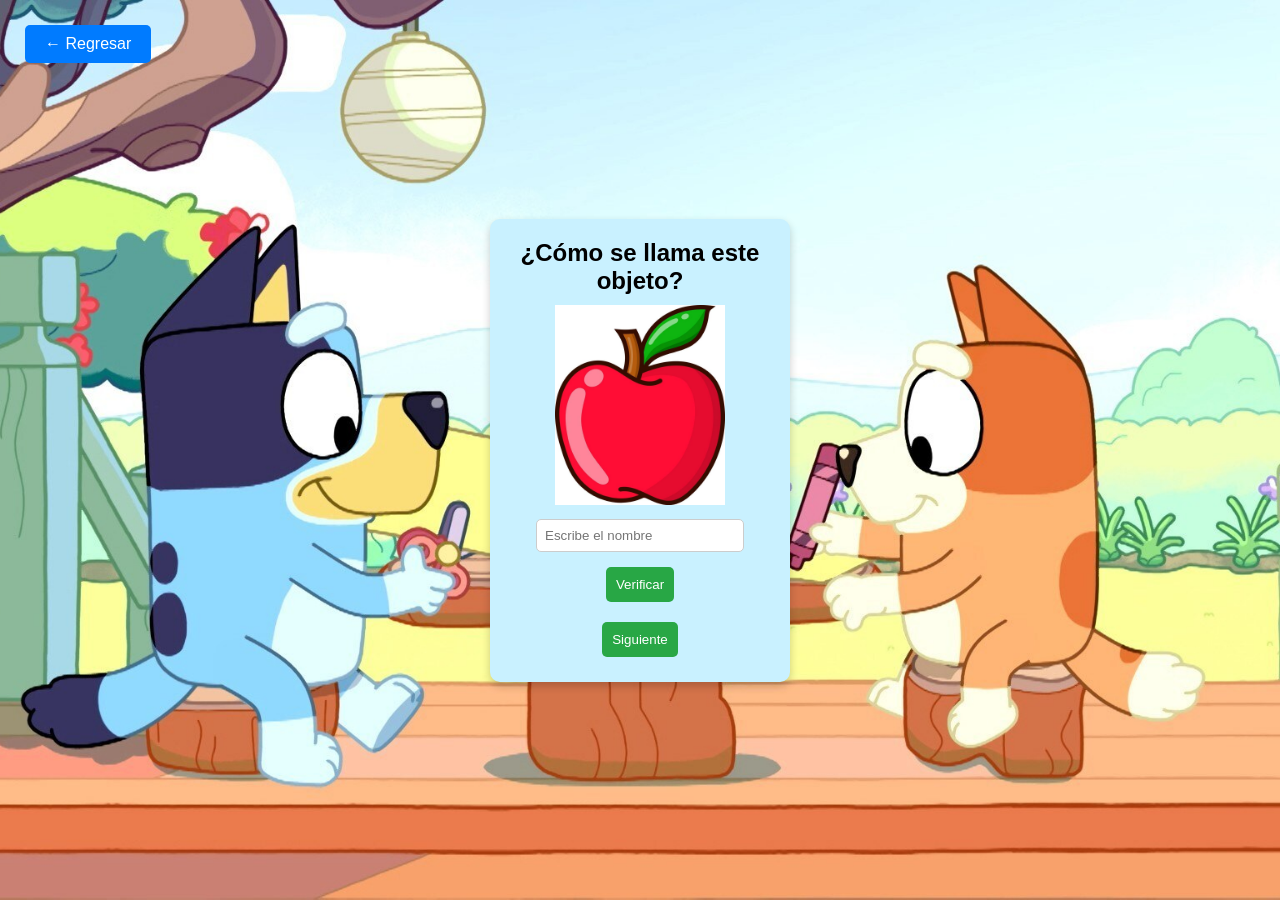
<file: Act1.html>
<!DOCTYPE html>
<html lang="es">
<head>
    <meta charset="UTF-8">
    <meta name="viewport" content="width=device-width, initial-scale=1.0">
    <title>Actividad de Lectoescritura</title>
    <link rel="stylesheet" href="Act1.css">
</head>
<body>
    <!-- Botón de regreso -->
    <a href="Actividades.html">
        <button class="btn-regreso">← Regresar</button>
    </a>
    
    <div class="container">
        <h1>¿Cómo se llama este objeto?</h1>
        <img id="imagen-objeto" src="objeto1.jpg" alt="Objeto" class="imagen">
        <input type="text" id="respuesta" placeholder="Escribe el nombre">
        <button onclick="verificarRespuesta()">Verificar</button>
        <p id="mensaje"></p>
        <button onclick="siguienteObjeto()">Siguiente</button>
    </div>
    
    <script src="Act1.js"></script>
</body>
</html>
</file>
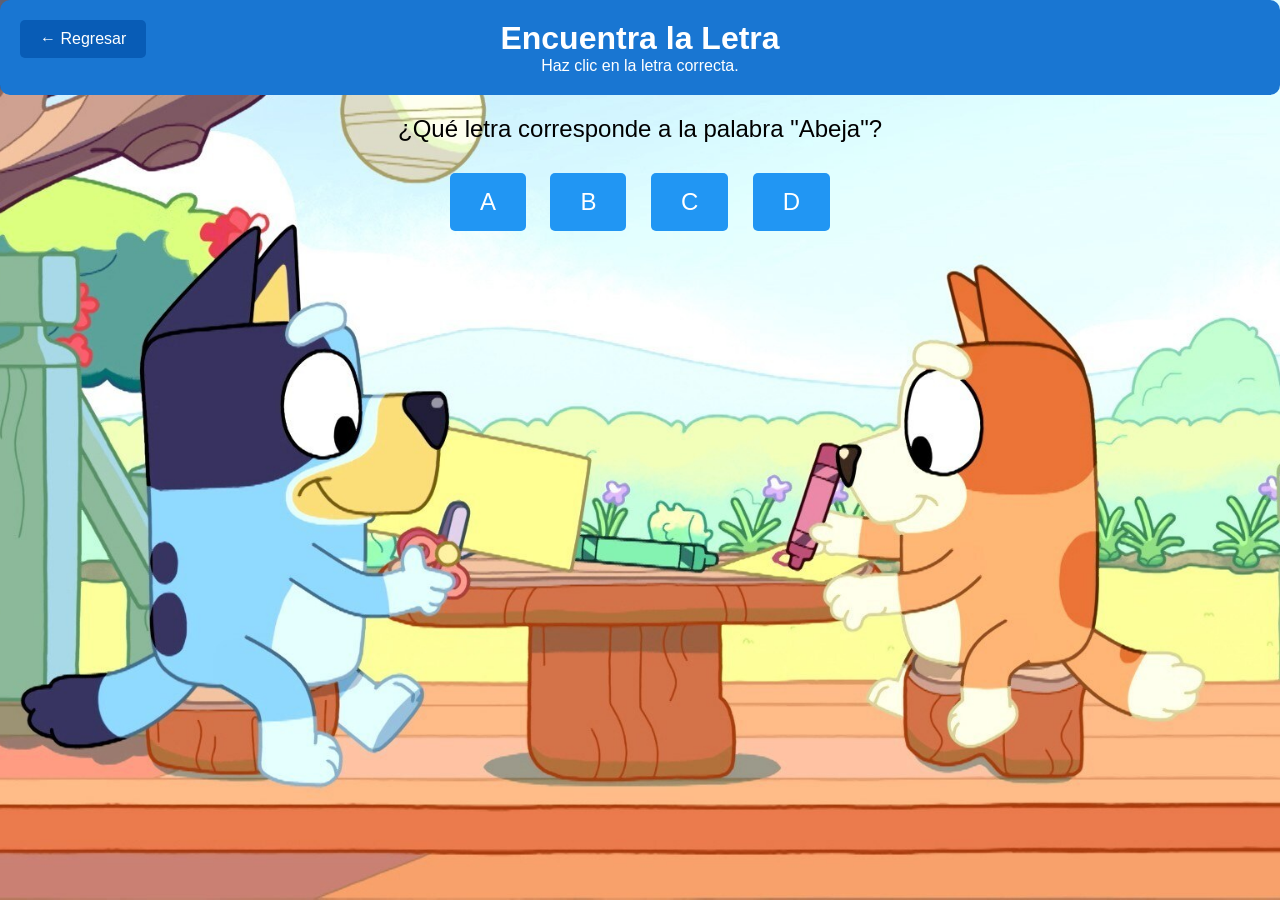
<file: Act3.html>
<!DOCTYPE html>
<html lang="es">
<head>
    <meta charset="UTF-8">
    <meta name="viewport" content="width=device-width, initial-scale=1.0">
    <title>Encuentra la Letra</title>
    <link rel="stylesheet" href="Act3.css">
</head>
<body>
    <!-- Botón de regreso -->
    <a href="Actividades.html">
        <button class="btn-regreso">← Regresar</button>
    </a>
    
    <header>
        <h1>Encuentra la Letra</h1>
        <p>Haz clic en la letra correcta.</p>
    </header>
    
    <main>
        <p id="word-display">¿Qué letra corresponde a la palabra "<span id="word"></span>"?</p>
        
        <div class="letter-options">
            <button onclick="checkAnswer(0)">A</button>
            <button onclick="checkAnswer(1)">B</button>
            <button onclick="checkAnswer(2)">C</button>
            <button onclick="checkAnswer(3)">D</button>
        </div>

        <p id="feedback"></p>

        <button id="next-button" onclick="nextWord()">Siguiente</button>
    </main>

    <script src="Act3.js"></script>
</body>
</html>
</file>
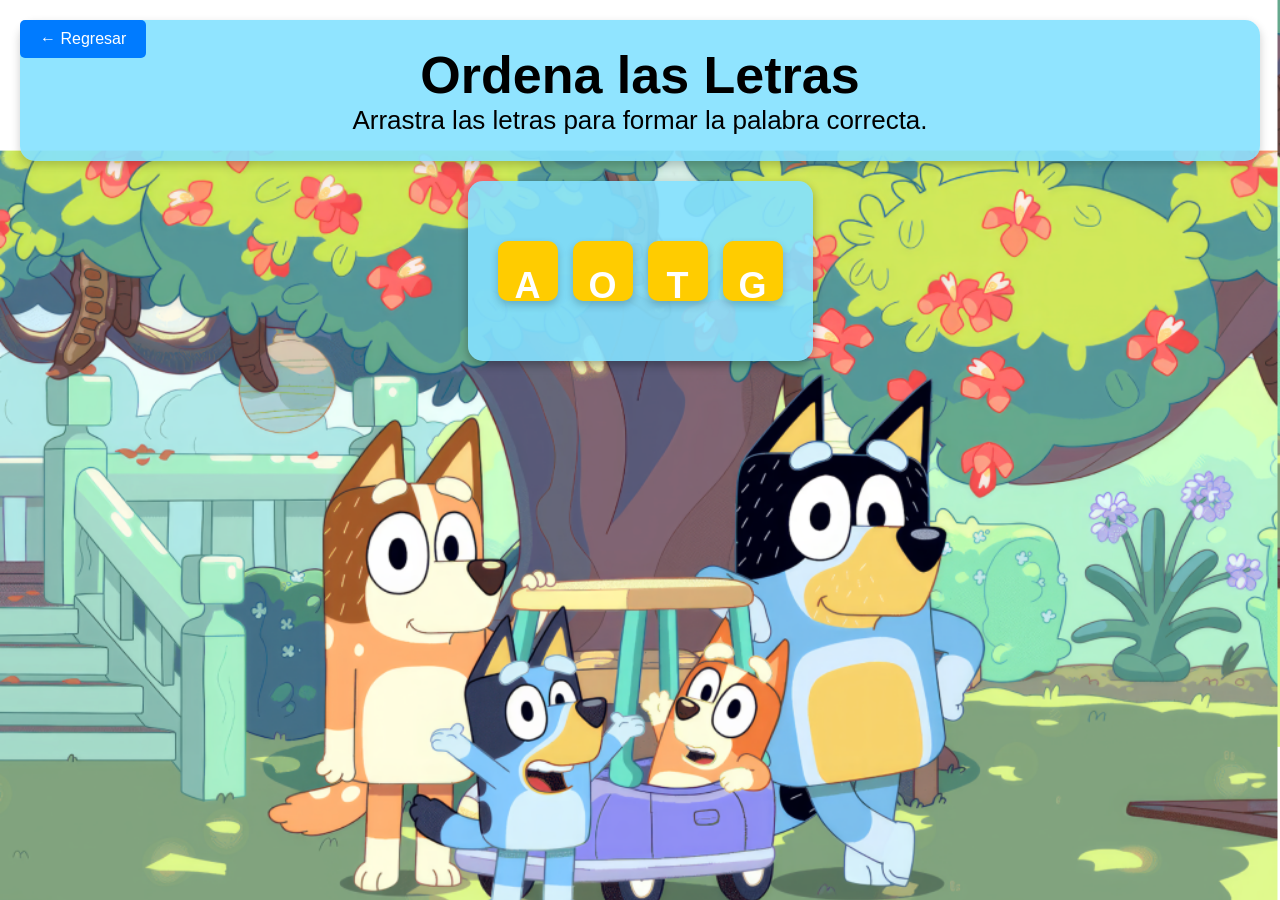
<file: Act4.html>
<!DOCTYPE html>
<html lang="es">
<head>
    <meta charset="UTF-8">
    <meta name="viewport" content="width=device-width, initial-scale=1.0">
    <title>Ordena las Letras</title>
    <link rel="stylesheet" href="Act4.css">
</head>
<body>
    <!-- Botón de regreso -->
    <a href="Actividades.html">
        <button class="btn-regreso">← Regresar</button>
    </a>
    
    <header>
        <h1>Ordena las Letras</h1>
        <p>Arrastra las letras para formar la palabra correcta.</p>
    </header>

    <main>
        <div id="palabra-container" class="palabra-container"></div>
        <p id="mensaje"></p>
        <button id="siguiente" style="display: none;">Siguiente</button>
    </main>

    <script src="Act4.js"></script>
</body>
</html>
</file>
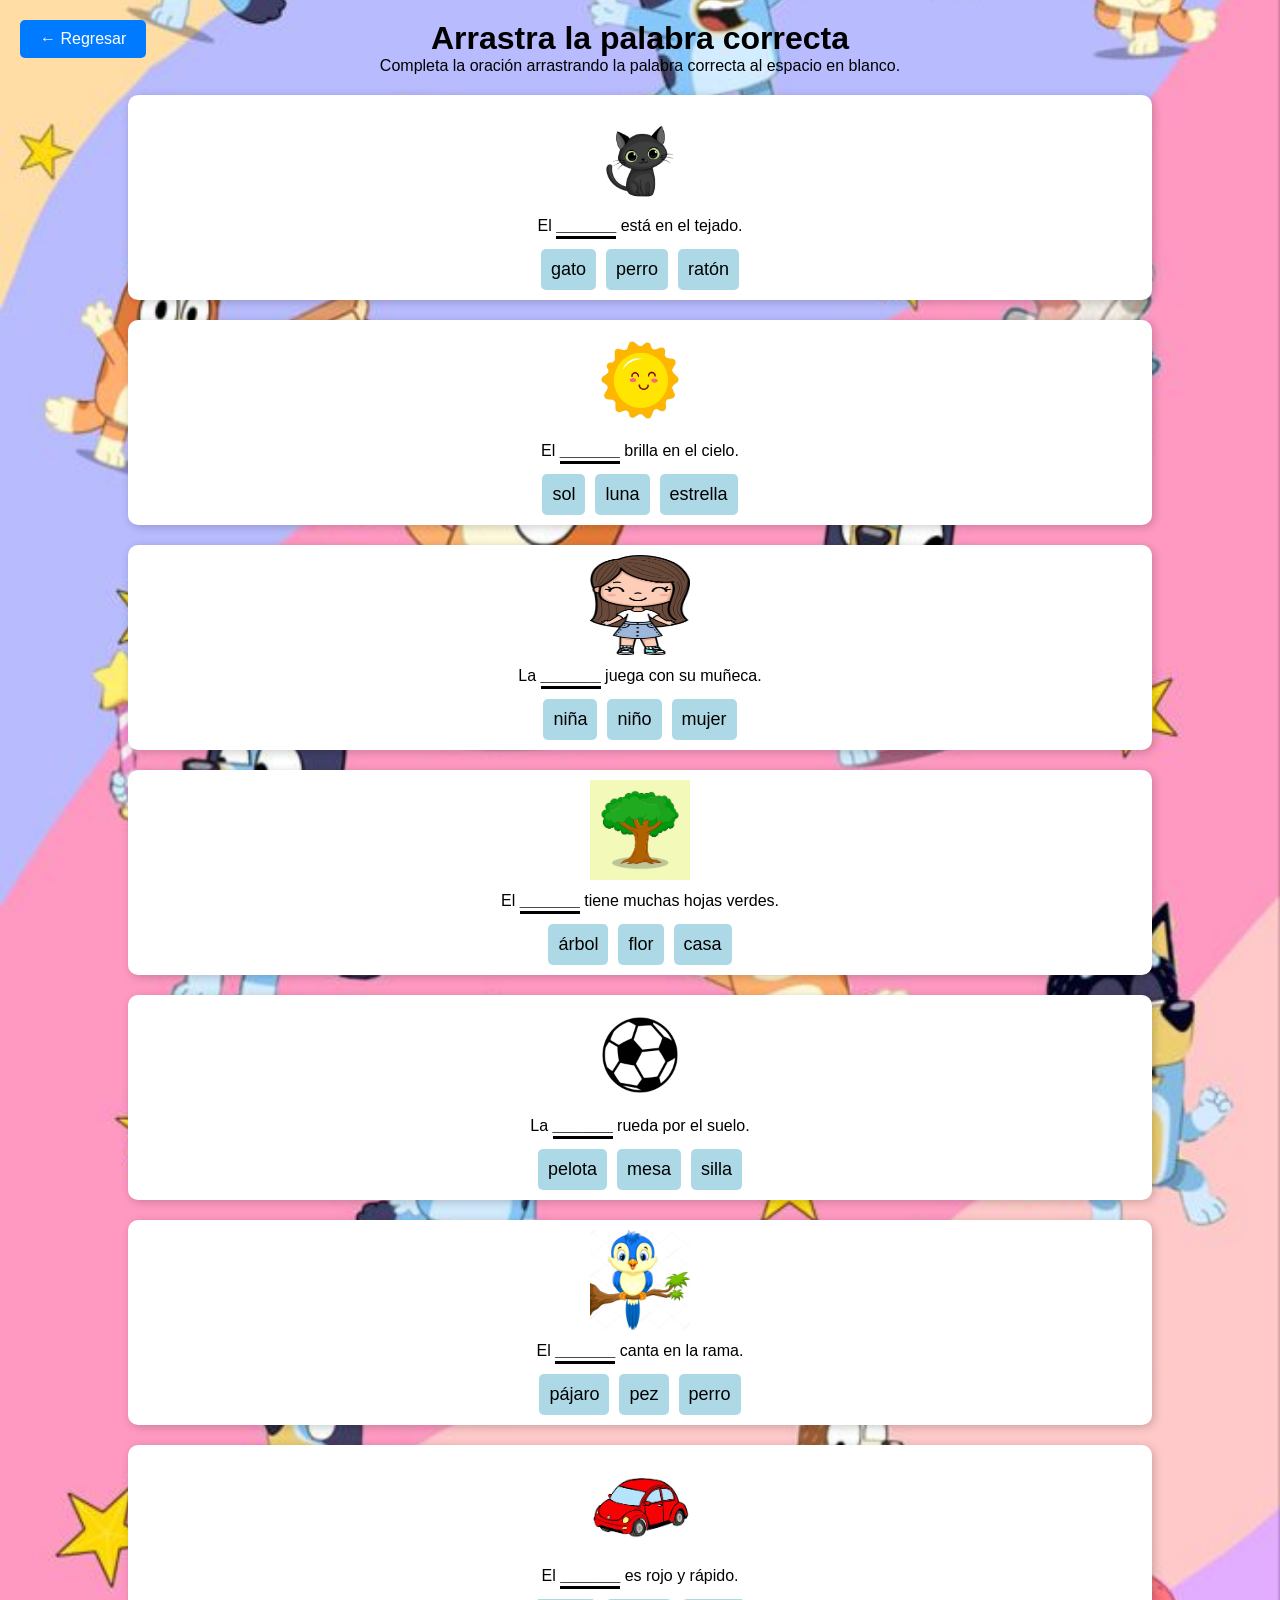
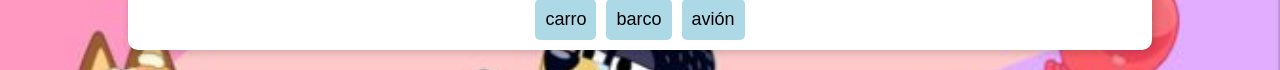
<file: Act5.html>
<!DOCTYPE html>
<html lang="es">
<head>
    <meta charset="UTF-8">
    <meta name="viewport" content="width=device-width, initial-scale=1.0">
    <title>Completa la oración</title>
    <link rel="stylesheet" href="Act5.css">
</head>
<body>
    <!-- Botón de regreso -->
    <a href="Actividades.html">
        <button class="btn-regreso">← Regresar</button>
    </a>
    
    <div class="container">
        <h1>Arrastra la palabra correcta</h1>
        <p>Completa la oración arrastrando la palabra correcta al espacio en blanco.</p>

        <div class="exercise">
            <img src="img/gato.jpg" alt="Gato" class="image">
            <p>El <span class="dropzone" data-word="gato">______</span> está en el tejado. <span class="feedback"></span></p>
            <div class="options">
                <div class="draggable" draggable="true" id="gato">gato</div>
                <div class="draggable" draggable="true" id="perro">perro</div>
                <div class="draggable" draggable="true" id="ratón">ratón</div>
            </div>
        </div>

        <div class="exercise">
            <img src="img/sol.jpg" alt="Sol" class="image">
            <p>El <span class="dropzone" data-word="sol">______</span> brilla en el cielo. <span class="feedback"></span></p>
            <div class="options">
                <div class="draggable" draggable="true" id="sol">sol</div>
                <div class="draggable" draggable="true" id="luna">luna</div>
                <div class="draggable" draggable="true" id="estrella">estrella</div>
            </div>
        </div>

        <div class="exercise">
            <img src="img/niña.jpg" alt="Niña" class="image">
            <p>La <span class="dropzone" data-word="niña">______</span> juega con su muñeca. <span class="feedback"></span></p>
            <div class="options">
                <div class="draggable" draggable="true" id="niña">niña</div>
                <div class="draggable" draggable="true" id="niño">niño</div>
                <div class="draggable" draggable="true" id="mujer">mujer</div>
            </div>
        </div>

        <div class="exercise">
            <img src="img/arbol.jpg" alt="Árbol" class="image">
            <p>El <span class="dropzone" data-word="árbol">______</span> tiene muchas hojas verdes. <span class="feedback"></span></p>
            <div class="options">
                <div class="draggable" draggable="true" id="árbol">árbol</div>
                <div class="draggable" draggable="true" id="flor">flor</div>
                <div class="draggable" draggable="true" id="casa">casa</div>
            </div>
        </div>

        <div class="exercise">
            <img src="img/pelota.jpg" alt="Pelota" class="image">
            <p>La <span class="dropzone" data-word="pelota">______</span> rueda por el suelo. <span class="feedback"></span></p>
            <div class="options">
                <div class="draggable" draggable="true" id="pelota">pelota</div>
                <div class="draggable" draggable="true" id="mesa">mesa</div>
                <div class="draggable" draggable="true" id="silla">silla</div>
            </div>
        </div>

        <div class="exercise">
            <img src="img/pajaro.jpg" alt="Pájaro" class="image">
            <p>El <span class="dropzone" data-word="pájaro">______</span> canta en la rama. <span class="feedback"></span></p>
            <div class="options">
                <div class="draggable" draggable="true" id="pájaro">pájaro</div>
                <div class="draggable" draggable="true" id="pez">pez</div>
                <div class="draggable" draggable="true" id="perro">perro</div>
            </div>
        </div>

        <div class="exercise">
            <img src="img/carro.jpg" alt="Carro" class="image">
            <p>El <span class="dropzone" data-word="carro">______</span> es rojo y rápido. <span class="feedback"></span></p>
            <div class="options">
                <div class="draggable" draggable="true" id="carro">carro</div>
                <div class="draggable" draggable="true" id="barco">barco</div>
                <div class="draggable" draggable="true" id="avión">avión</div>
            </div>
        </div>

        <script src="Act5.js"></script>
    </div>
</body>
</html>
</file>
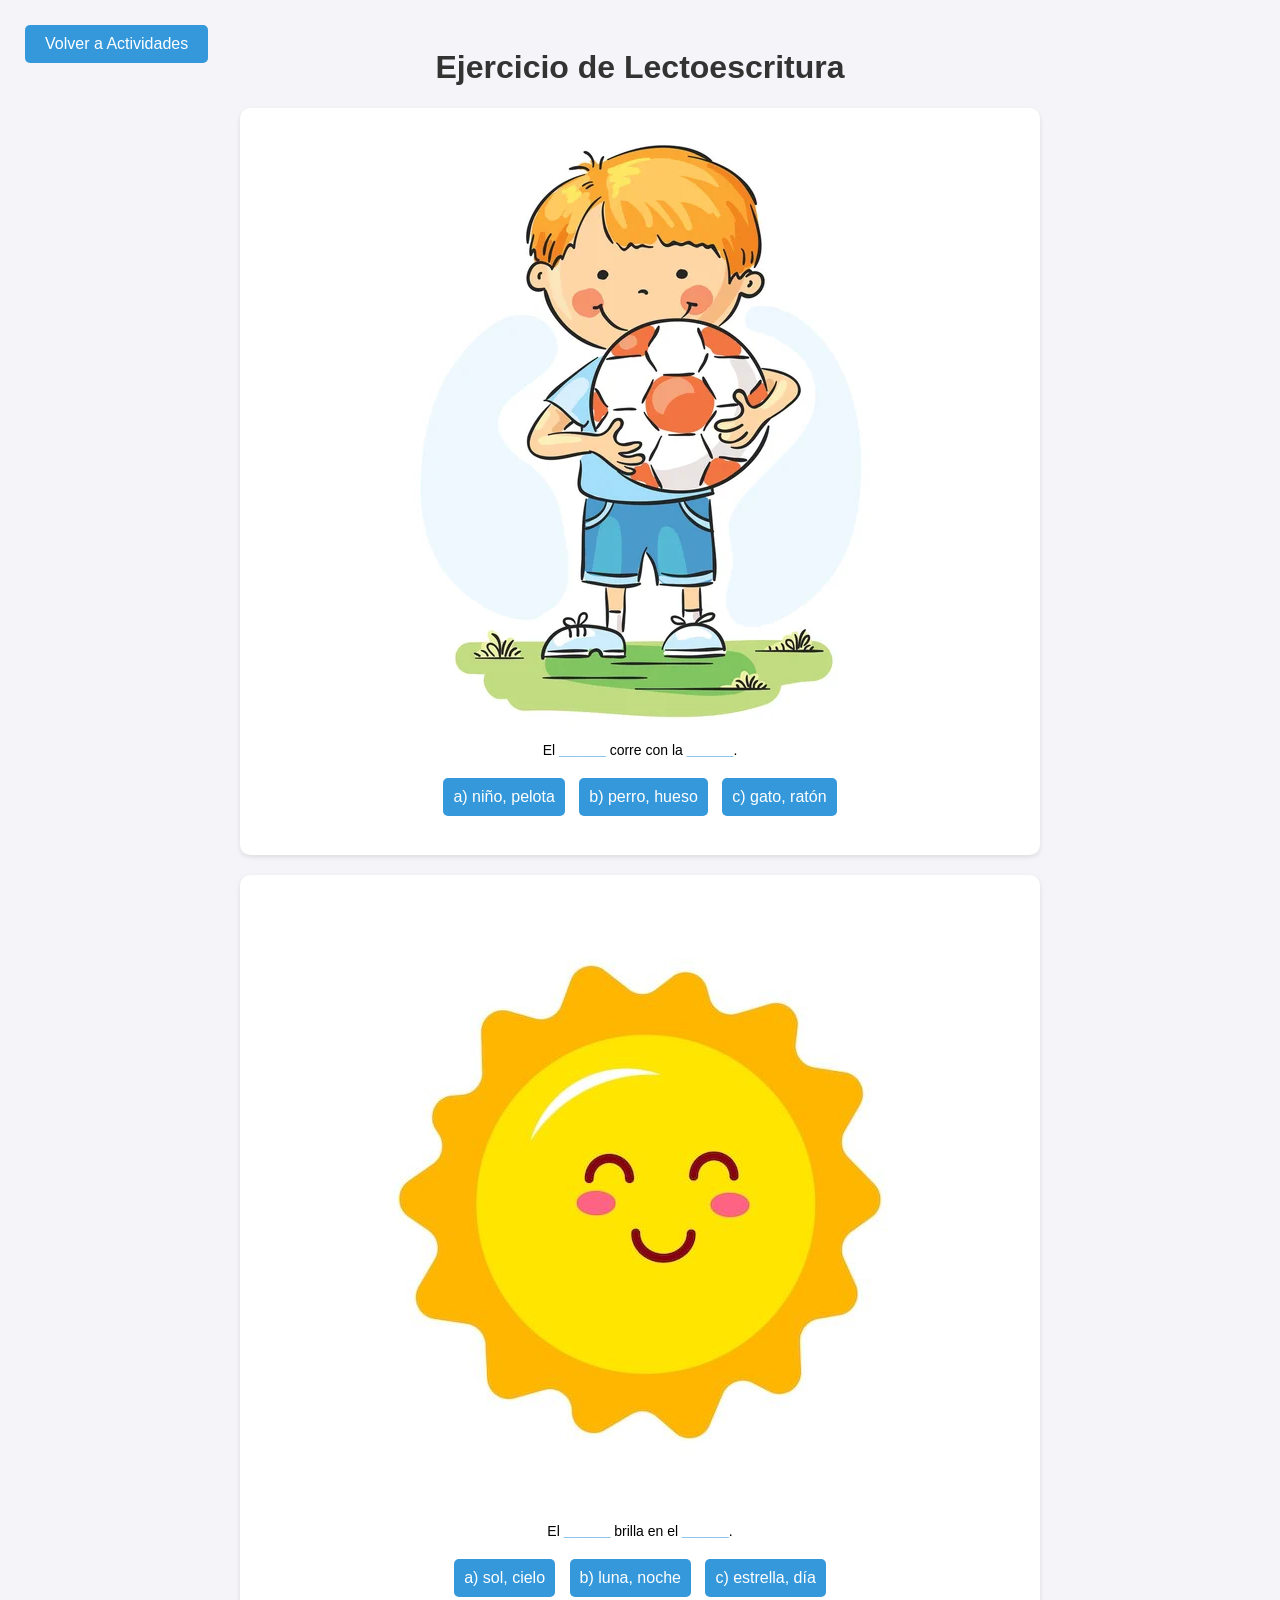
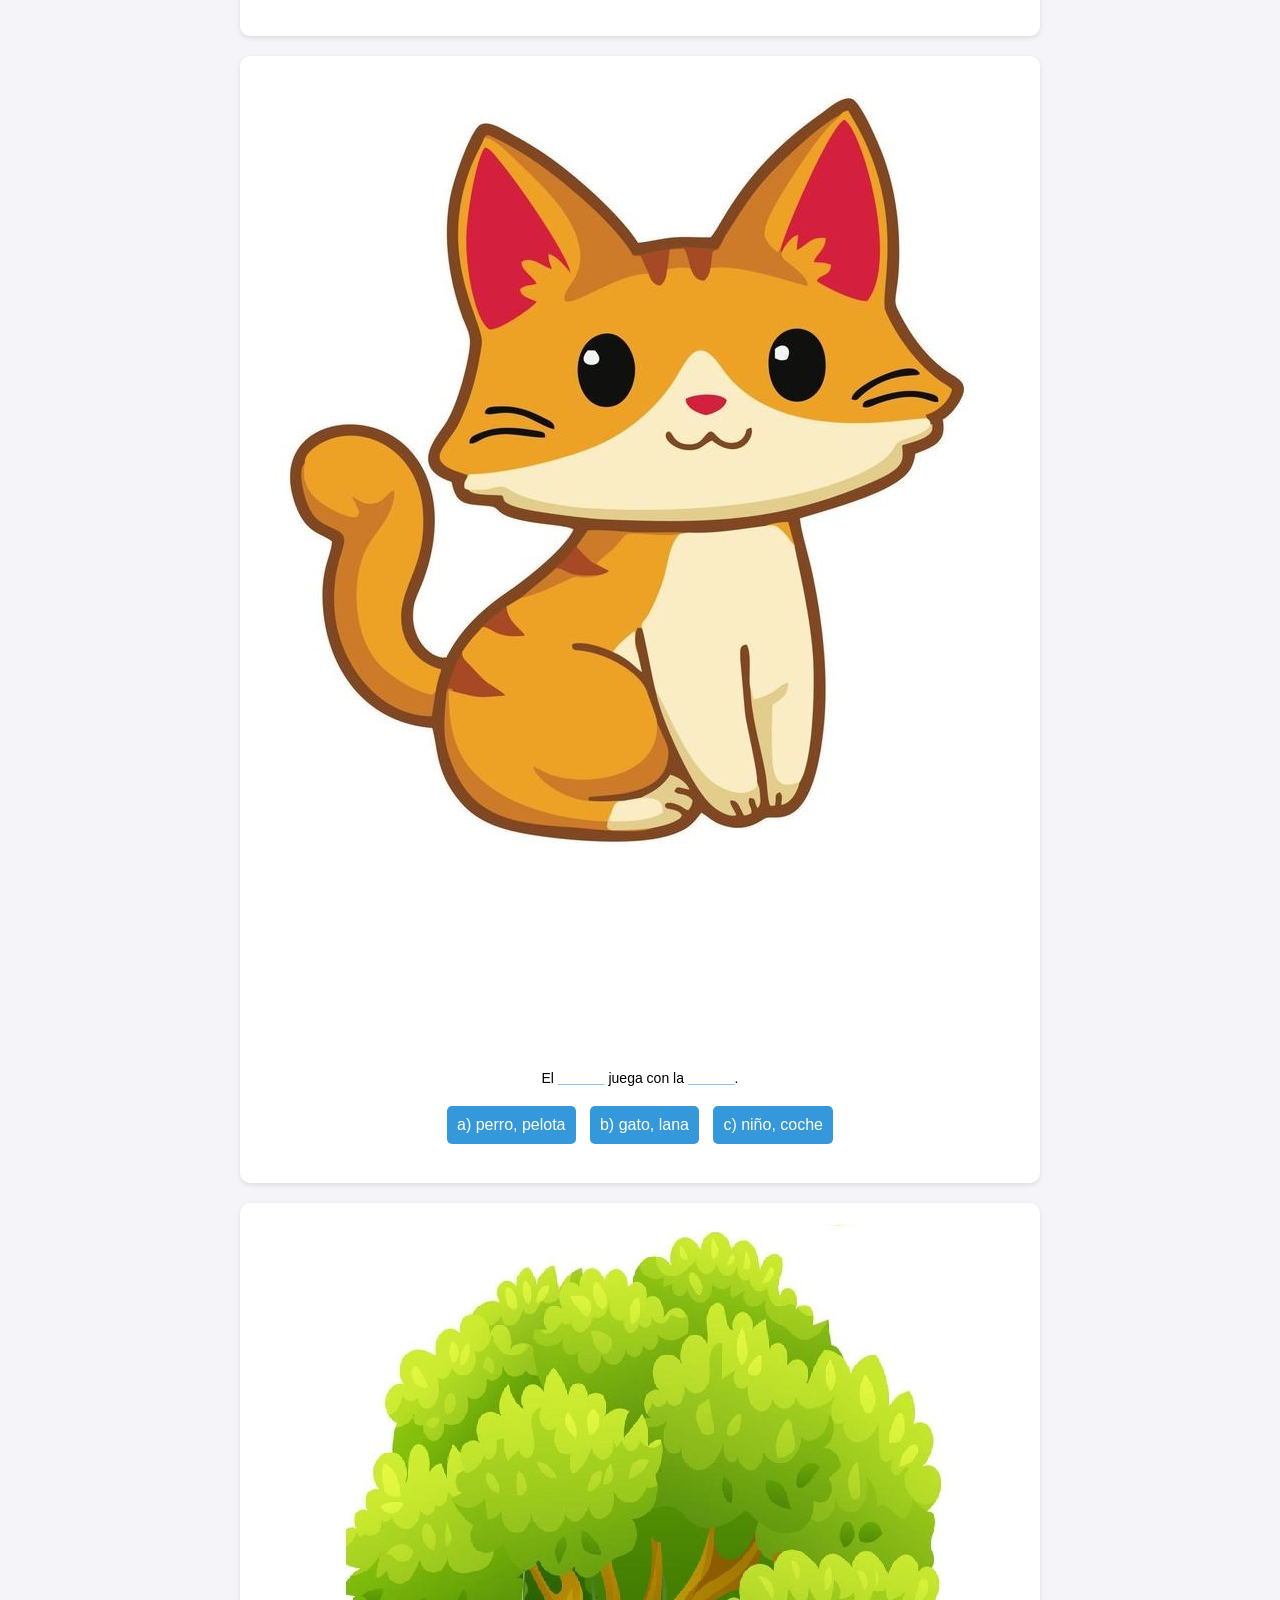
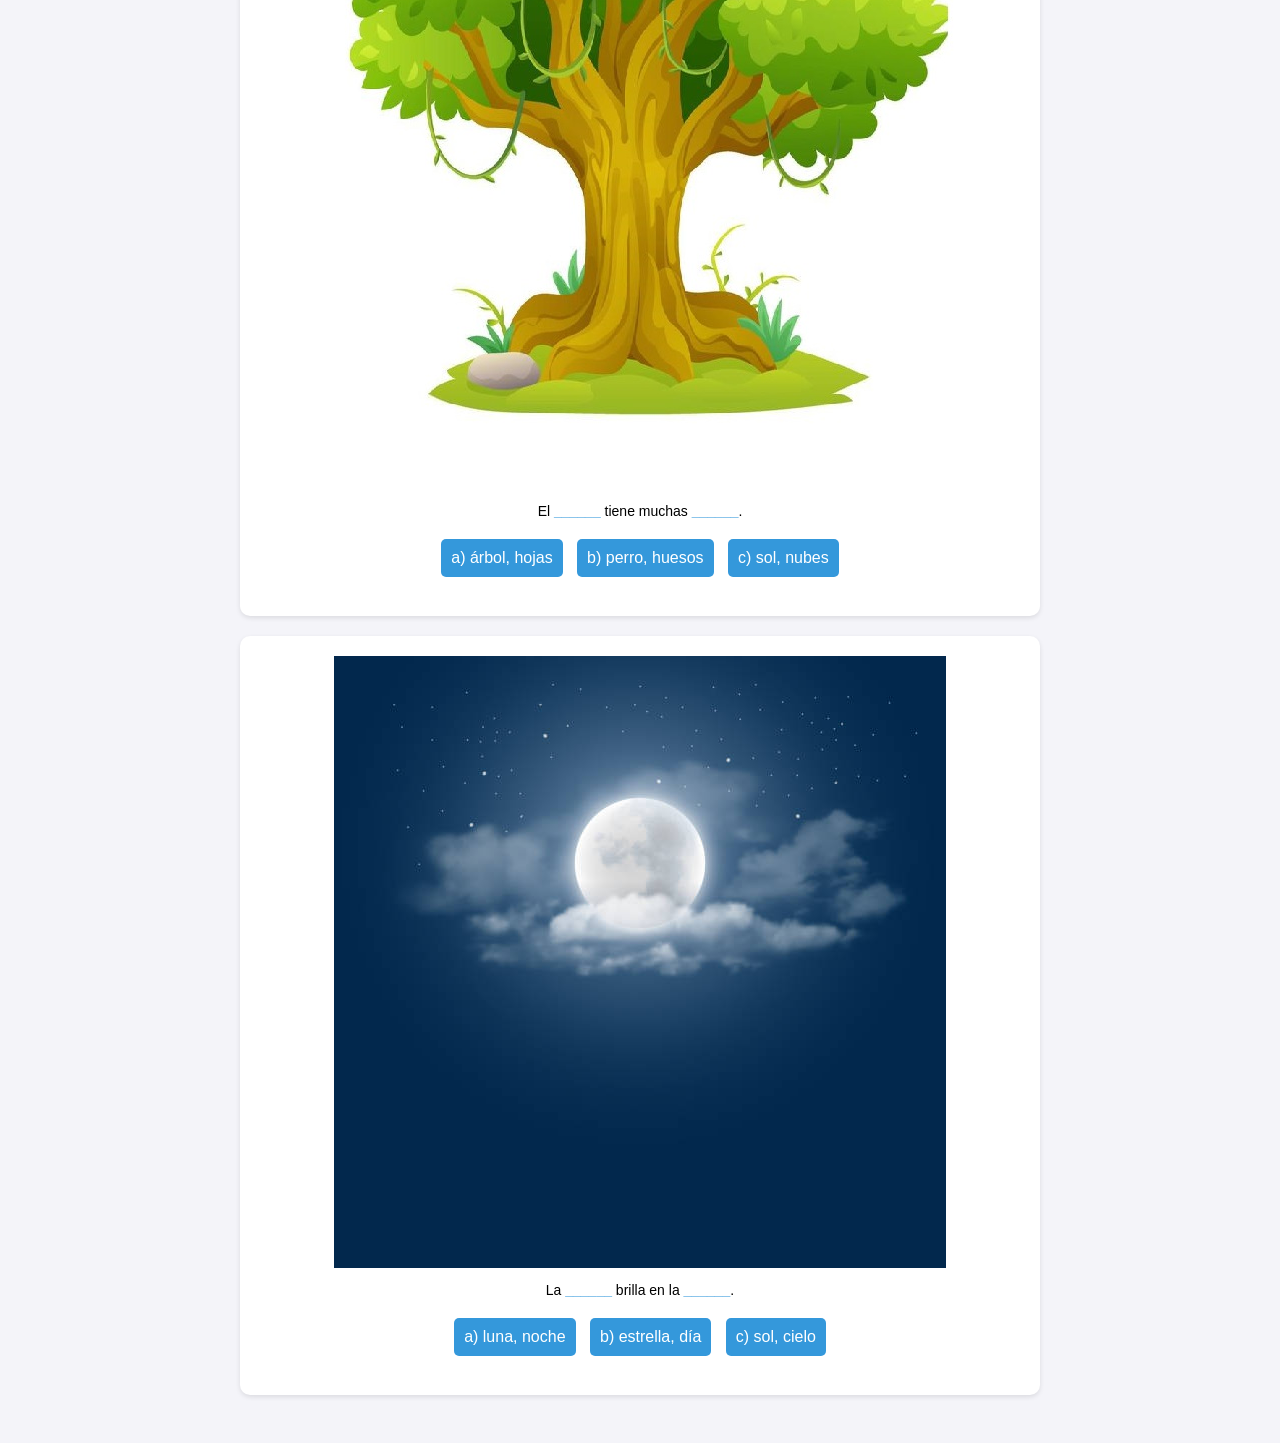
<file: Act6.html>
<!DOCTYPE html>
<html lang="es">
<head>
  <meta charset="UTF-8">
  <meta name="viewport" content="width=device-width, initial-scale=1.0">
  <title>Ejercicio de Lectoescritura</title>
  <link rel="stylesheet" href="Act6.css">
</head>
<body>
  <!-- Botón para volver a la página Actividades.html -->
  <a href="Actividades.html">
    <button class="back-button">Volver a Actividades</button>
  </a>

  <div class="container">
    <h1>Ejercicio de Lectoescritura</h1>

    <!-- Oración 1 -->
    <div class="exercise">
      <div class="question">
        <img src="images/n1.jpg" alt="Niño jugando con pelota">
        <p>El <span class="blank" id="blank1">______</span> corre con la <span class="blank" id="blank2">______</span>.</p>
      </div>
      <div class="options">
        <button onclick="checkAnswer(1, 'a')">a) niño, pelota</button>
        <button onclick="checkAnswer(1, 'b')">b) perro, hueso</button>
        <button onclick="checkAnswer(1, 'c')">c) gato, ratón</button>
        <p id="feedback1"></p>
      </div>
    </div>
  
    <!-- Oración 2 -->
    <div class="exercise">
      <div class="question">
        <img src="images/n2.jpg" alt="Sol brillando en el cielo">
        <p>El <span class="blank" id="blank3">______</span> brilla en el <span class="blank" id="blank4">______</span>.</p>
      </div>
      <div class="options">
        <button onclick="checkAnswer(2, 'a')">a) sol, cielo</button>
        <button onclick="checkAnswer(2, 'b')">b) luna, noche</button>
        <button onclick="checkAnswer(2, 'c')">c) estrella, día</button>
        <p id="feedback2"></p>
      </div>
    </div>
  
    <!-- Oración 3 -->
    <div class="exercise">
      <div class="question">
        <img src="images/n3.jpg" alt="Gato jugando con lana">
        <p>El <span class="blank" id="blank5">______</span> juega con la <span class="blank" id="blank6">______</span>.</p>
      </div>
      <div class="options">
        <button onclick="checkAnswer(3, 'a')">a) perro, pelota</button>
        <button onclick="checkAnswer(3, 'b')">b) gato, lana</button>
        <button onclick="checkAnswer(3, 'c')">c) niño, coche</button>
        <p id="feedback3"></p>
      </div>
    </div>
  
    <!-- Oración 4 -->
    <div class="exercise">
      <div class="question">
        <img src="images/n4.jpg" alt="Árbol con hojas">
        <p>El <span class="blank" id="blank7">______</span> tiene muchas <span class="blank" id="blank8">______</span>.</p>
      </div>
      <div class="options">
        <button onclick="checkAnswer(4, 'a')">a) árbol, hojas</button>
        <button onclick="checkAnswer(4, 'b')">b) perro, huesos</button>
        <button onclick="checkAnswer(4, 'c')">c) sol, nubes</button>
        <p id="feedback4"></p>
      </div>
    </div>
  
    <!-- Oración 5 -->
    <div class="exercise">
      <div class="question">
        <img src="images/n5.jpg" alt="Luna en la noche">
        <p>La <span class="blank" id="blank9">______</span> brilla en la <span class="blank" id="blank10">______</span>.</p>
      </div>
      <div class="options">
        <button onclick="checkAnswer(5, 'a')">a) luna, noche</button>
        <button onclick="checkAnswer(5, 'b')">b) estrella, día</button>
        <button onclick="checkAnswer(5, 'c')">c) sol, cielo</button>
        <p id="feedback5"></p>
      </div>
    </div>
  </div>

  <script src="Act6.js"></script>
</body>
</html>
</file>
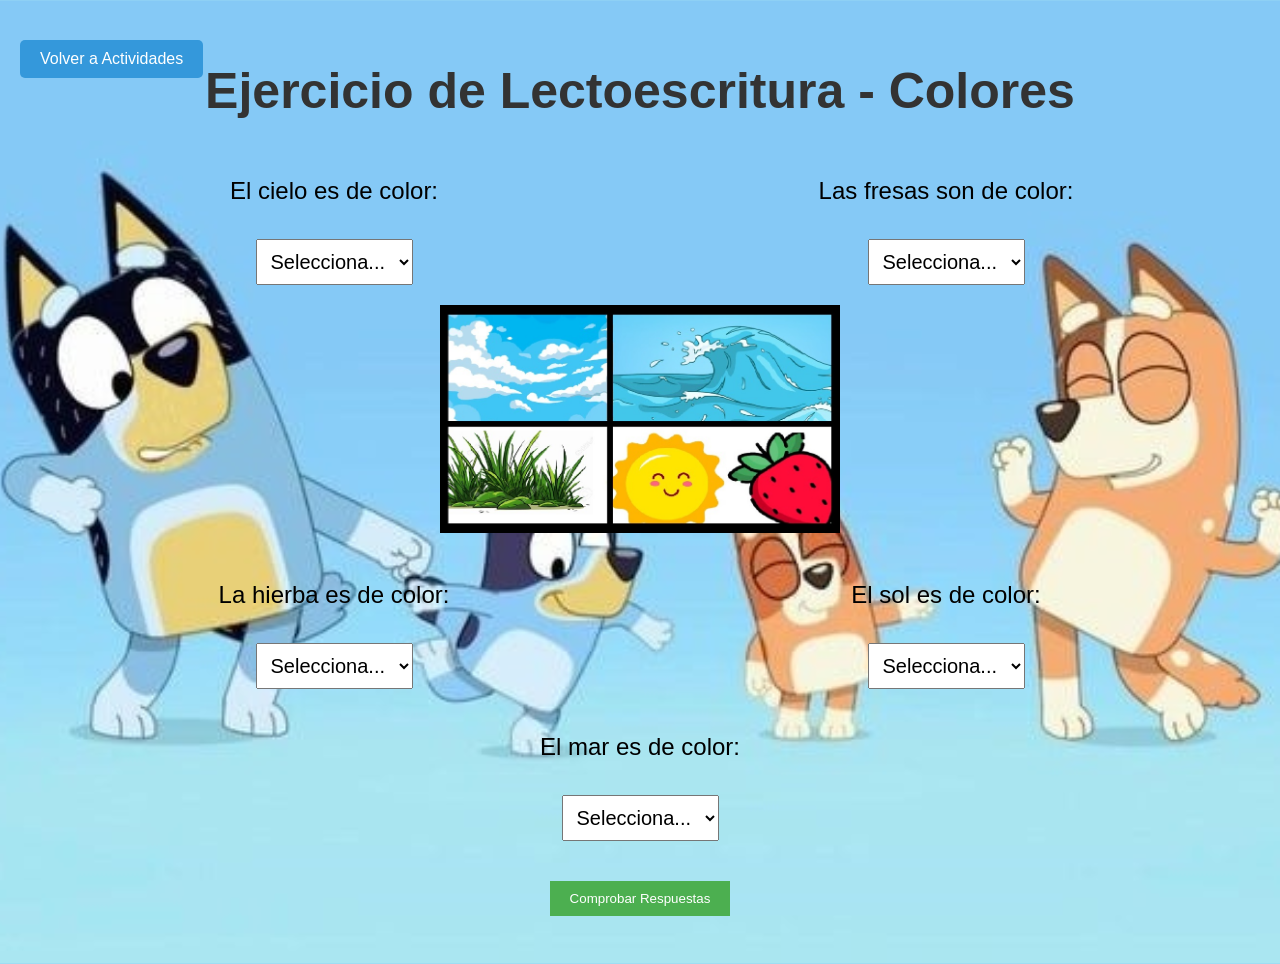
<file: Act7.html>
<!DOCTYPE html>
<html lang="es">
<head>
    <meta charset="UTF-8">
    <meta name="viewport" content="width=device-width, initial-scale=1.0">
    <title>Ejercicio de Lectoescritura - Colores</title>
    <link rel="stylesheet" href="Act7.css">
</head>
<body>
    <!-- Botón para volver a la página Actividades.html -->
    <a href="Actividades.html">
        <button class="back-button">Volver a Actividades</button>
    </a>

    <h1>Ejercicio de Lectoescritura - Colores</h1>

    <!-- Contenedor para las preguntas y la imagen centrada -->
    <div class="exercise">
        <div class="columns">
            <div class="column">
                <p>El cielo es de color:</p>
                <select id="answer1">
                    <option value="">Selecciona...</option>
                    <option value="blue">Azul</option>
                    <option value="red">Rojo</option>
                    <option value="green">Verde</option>
                </select>
            </div>

            <div class="column">
                <p>Las fresas son de color:</p>
                <select id="answer2">
                    <option value="">Selecciona...</option>
                    <option value="red">Rojo</option>
                    <option value="yellow">Amarillo</option>
                    <option value="green">Verde</option>
                </select>
            </div>
        </div>

        <!-- Imagen centrada entre las respuestas -->
        <div class="image-container">
            <img src="varios.jpg" alt="Colores" class="center-image">
        </div>

        <div class="columns">
            <div class="column">
                <p>La hierba es de color:</p>
                <select id="answer3">
                    <option value="">Selecciona...</option>
                    <option value="green">Verde</option>
                    <option value="blue">Azul</option>
                    <option value="red">Rojo</option>
                </select>
            </div>

            <div class="column">
                <p>El sol es de color:</p>
                <select id="answer4">
                    <option value="">Selecciona...</option>
                    <option value="yellow">Amarillo</option>
                    <option value="orange">Naranja</option>
                    <option value="purple">Morado</option>
                </select>
            </div>
        </div>

        <div class="columns">
            <div class="column">
                <p>El mar es de color:</p>
                <select id="answer5">
                    <option value="">Selecciona...</option>
                    <option value="blue">Azul</option>
                    <option value="pink">Rosa</option>
                    <option value="black">Negro</option>
                </select>
            </div>
        </div>

        <button onclick="checkAnswers()">Comprobar Respuestas</button>
        <div id="result"></div>
    </div>

    <script src="Act7.js"></script>
</body>
</html>
</file>
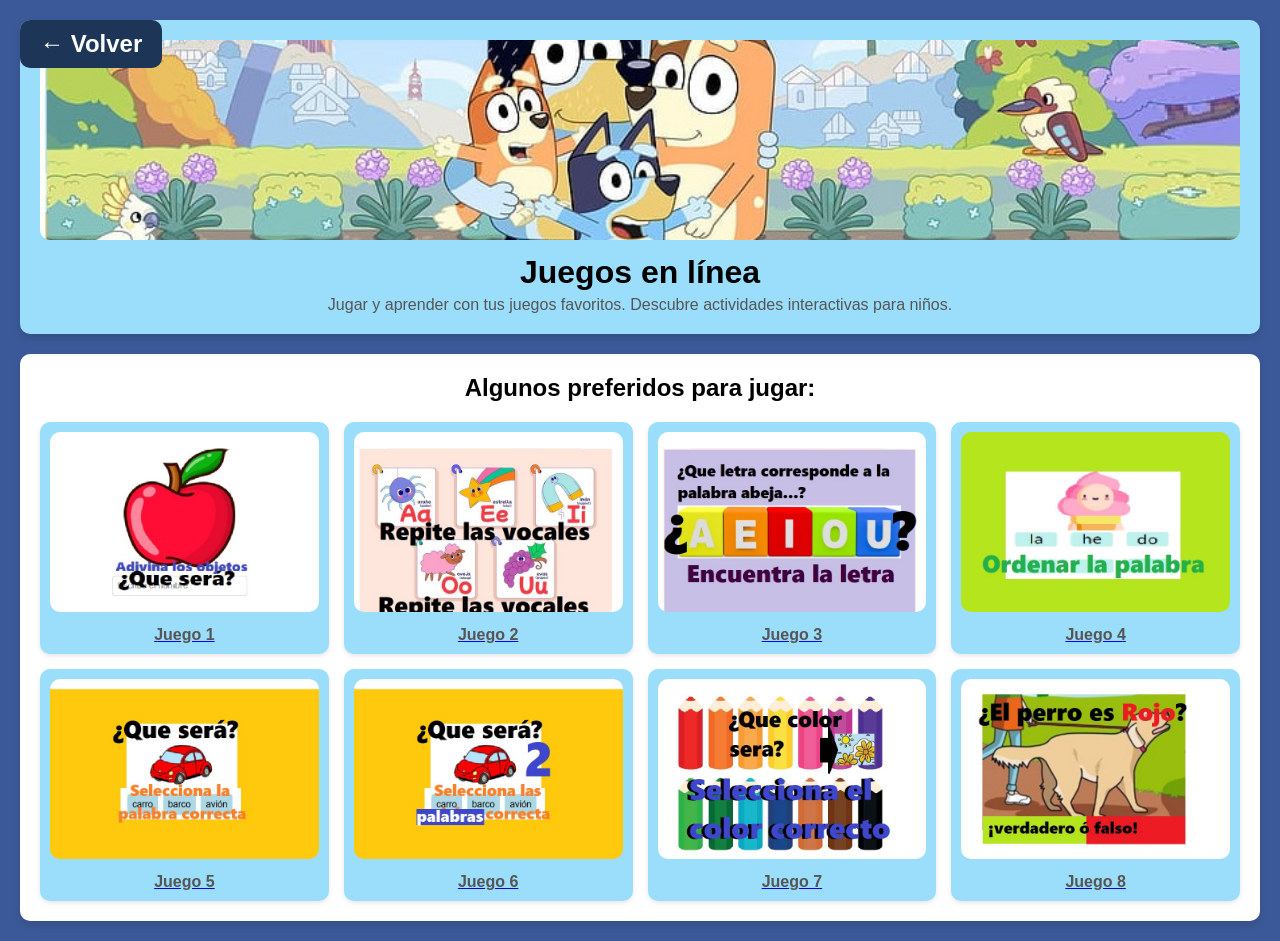
<file: Actividades.html>
<!DOCTYPE html>
<html lang="es">
<head>
    <meta charset="UTF-8">
    <meta name="viewport" content="width=device-width, initial-scale=1.0">
    <title>Juegos en Línea</title>
    <link rel="stylesheet" href="Actividades.css">
</head>
<body>
    <a href="index.html" class="back-arrow">&#8592; Volver</a>

    <header>
        <img src="bluey.jpg" alt="Juegos en Línea">
        <h1>Juegos en línea</h1>
        <p>Jugar y aprender con tus juegos favoritos. Descubre actividades interactivas para niños.</p>
    </header>

    <main>
        <h2>Algunos preferidos para jugar:</h2>
        <div class="games-grid">
            <!-- Se generan las tarjetas de juego -->
            <script>
                const juegos = [
                    { nombre: "Juego 1", imagen: "1.jpg", enlace: "Act1.html" },
                    { nombre: "Juego 2", imagen: "2.jpg", enlace: "Act2.html" },
                    { nombre: "Juego 3", imagen: "3.jpg", enlace: "Act3.html" },
                    { nombre: "Juego 4", imagen: "4.jpg", enlace: "Act4.html" },
                    { nombre: "Juego 5", imagen: "5.jpg", enlace: "Act5.html" },
                    { nombre: "Juego 6", imagen: "6.jpg", enlace: "Act6.html" },
                    { nombre: "Juego 7", imagen: "7.jpg", enlace: "Act7.html" },
                    { nombre: "Juego 8", imagen: "8.jpg", enlace: "Act8.html" }
                ];


                

                juegos.forEach(juego => {
                    document.write(`
                        <div class="game-card">
                            <a href="${juego.enlace}">
                                <img src="${juego.imagen}" alt="${juego.nombre}">
                                <p>${juego.nombre}</p>
                            </a>
                        </div>
                    `);
                });
            </script>
        </div>
    </main>
    
    <script src="Actividades.js"></script>
</body>
</html>
</file>
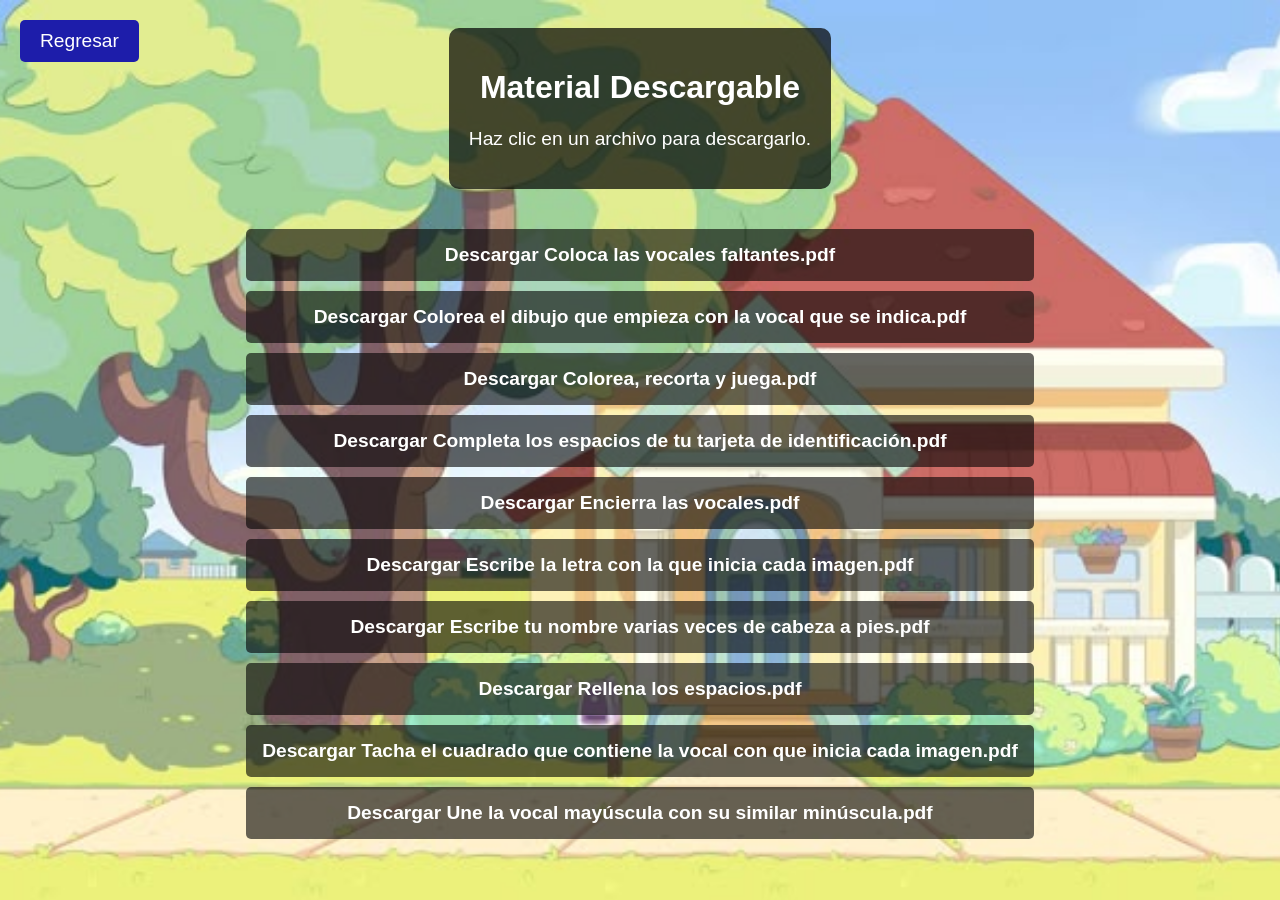
<file: Extra.html>
<!DOCTYPE html>
<html lang="es">
<head>
    <meta charset="UTF-8">
    <meta name="viewport" content="width=device-width, initial-scale=1.0">
    <title>Material Descargable</title>
    <link rel="stylesheet" href="Extra.css">
</head>
<body>
    <button id="back-button" onclick="window.location.href='index.html';">Regresar</button>

    <header>
        <h1>Material Descargable</h1>
        <p>Haz clic en un archivo para descargarlo.</p>
    </header>

    <main>
        <ul id="pdf-list"></ul>
    </main>

    <script src="Extra.js"></script>
</body>
</html>
</file>
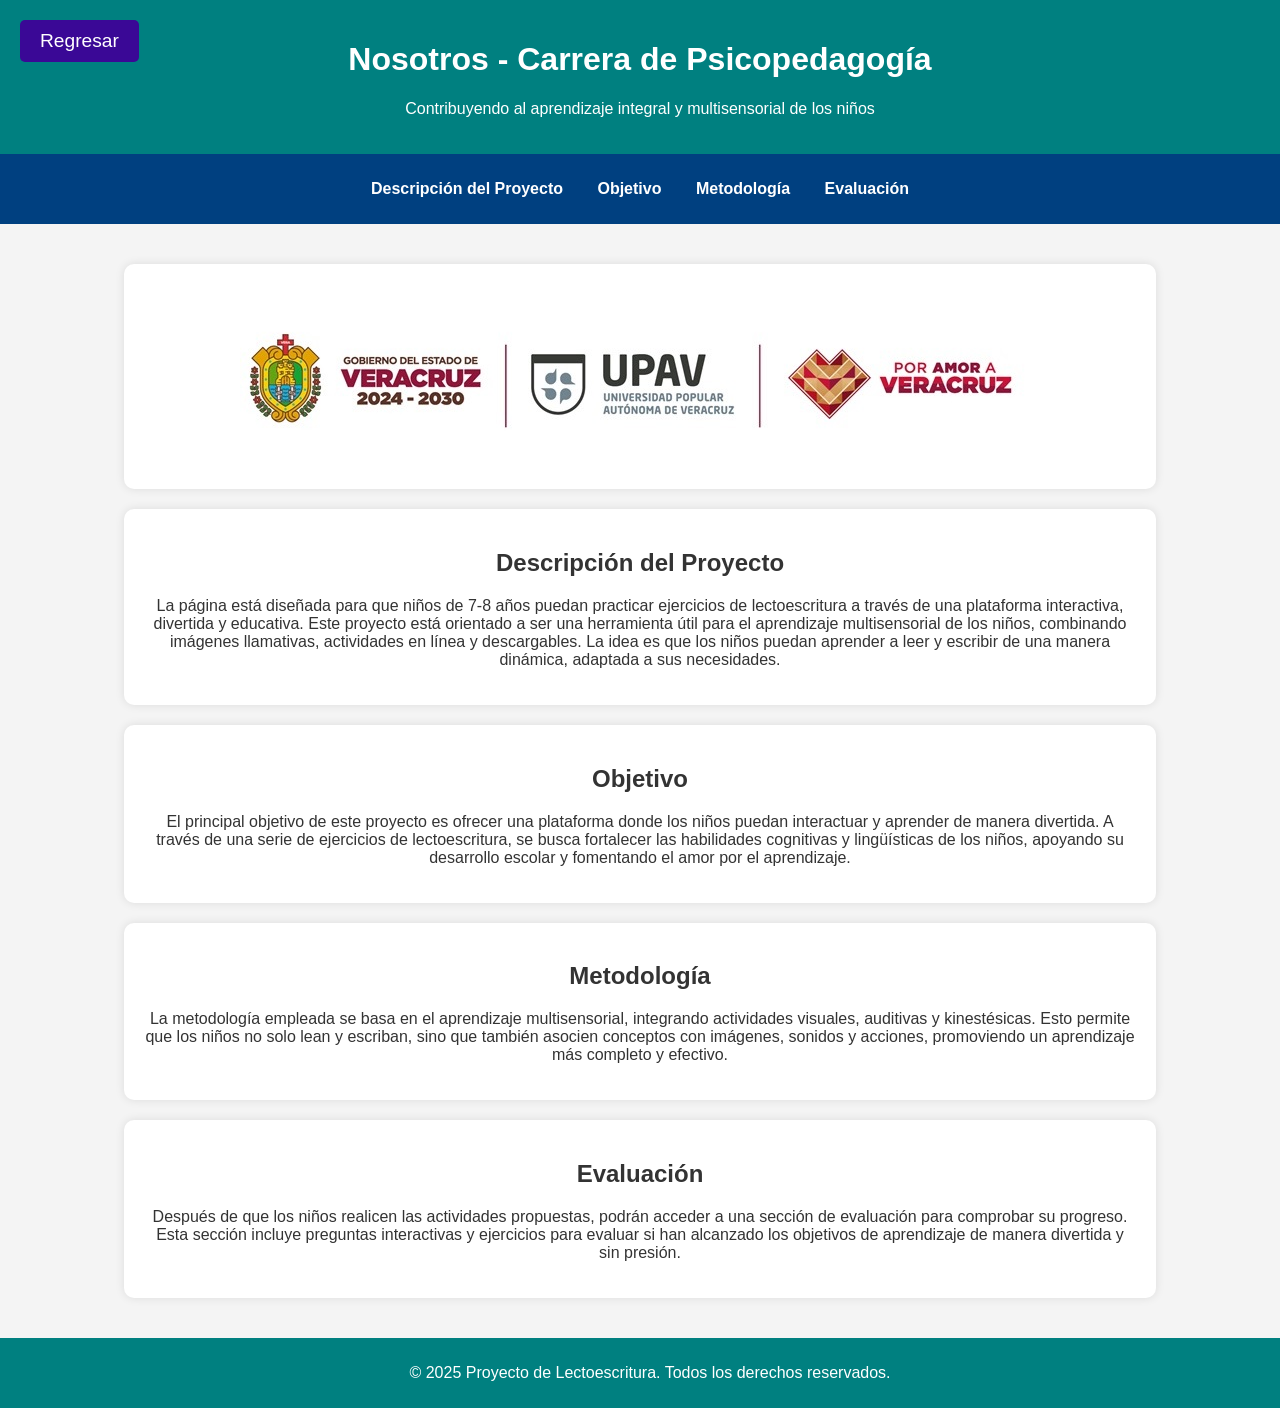
<file: Nosotros.html>
<!DOCTYPE html>
<html lang="es">
<head>
    <meta charset="UTF-8">
    <meta name="viewport" content="width=device-width, initial-scale=1.0">
    <title>Nosotros - Psicopedagogía</title>
    <link rel="stylesheet" href="Nosotros.css">
</head>
<body>
    <header>
        <h1>Nosotros - Carrera de Psicopedagogía</h1>
        <p>Contribuyendo al aprendizaje integral y multisensorial de los niños</p>
        <button id="back-button" onclick="window.location.href='index.html';">Regresar</button>
    </header>

    <nav>
        <ul>
            <li><a href="#descripcion">Descripción del Proyecto</a></li>
            <li><a href="#objetivo">Objetivo</a></li>
            <li><a href="#metodologia">Metodología</a></li>
            <li><a href="#evaluacion">Evaluación</a></li>
        </ul>
    </nav>

    <main>
        <!-- Imagen centrada -->
        <section id="imagen">
            <img src="upa.jpeg" alt="Imagen del Proyecto" class="centered-image">
        </section>

        <section id="descripcion">
            <h2>Descripción del Proyecto</h2>
            <p>La página está diseñada para que niños de 7-8 años puedan practicar ejercicios de lectoescritura a través de una plataforma interactiva, divertida y educativa. Este proyecto está orientado a ser una herramienta útil para el aprendizaje multisensorial de los niños, combinando imágenes llamativas, actividades en línea y descargables. La idea es que los niños puedan aprender a leer y escribir de una manera dinámica, adaptada a sus necesidades.</p>
        </section>

        <section id="objetivo">
            <h2>Objetivo</h2>
            <p>El principal objetivo de este proyecto es ofrecer una plataforma donde los niños puedan interactuar y aprender de manera divertida. A través de una serie de ejercicios de lectoescritura, se busca fortalecer las habilidades cognitivas y lingüísticas de los niños, apoyando su desarrollo escolar y fomentando el amor por el aprendizaje.</p>
        </section>

        <section id="metodologia">
            <h2>Metodología</h2>
            <p>La metodología empleada se basa en el aprendizaje multisensorial, integrando actividades visuales, auditivas y kinestésicas. Esto permite que los niños no solo lean y escriban, sino que también asocien conceptos con imágenes, sonidos y acciones, promoviendo un aprendizaje más completo y efectivo.</p>
        </section>

        <section id="evaluacion">
            <h2>Evaluación</h2>
            <p>Después de que los niños realicen las actividades propuestas, podrán acceder a una sección de evaluación para comprobar su progreso. Esta sección incluye preguntas interactivas y ejercicios para evaluar si han alcanzado los objetivos de aprendizaje de manera divertida y sin presión.</p>
        </section>
    </main>

    <footer>
        <p>&copy; 2025 Proyecto de Lectoescritura. Todos los derechos reservados.</p>
    </footer>

    <script src="Nosotros.js"></script>
</body>
</html>
</file>
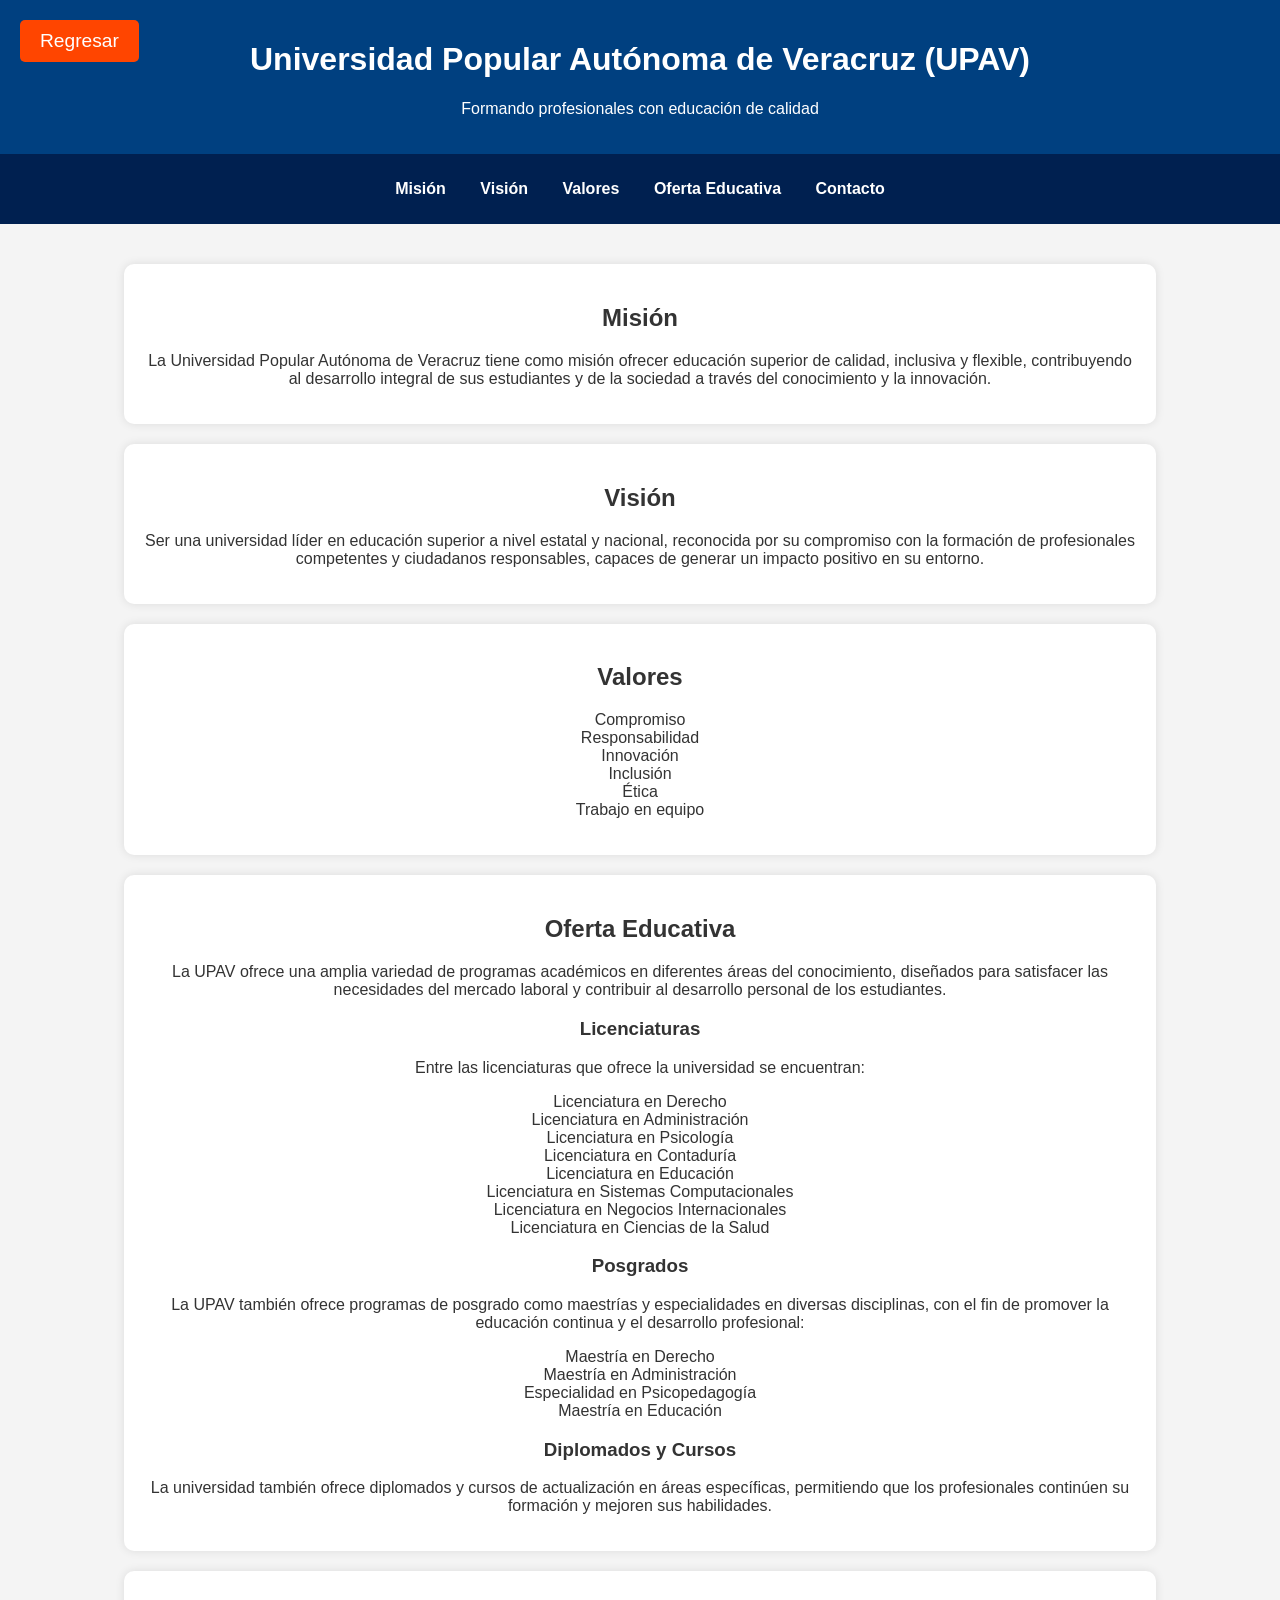
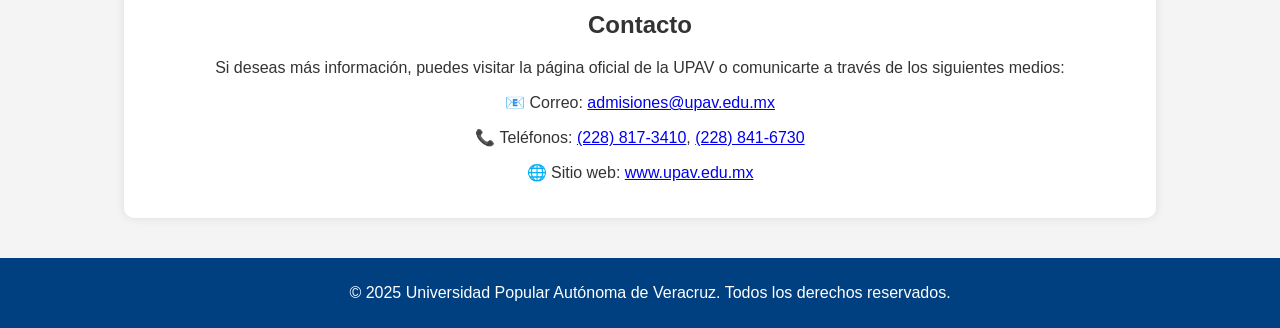
<file: Universidad.html>
<!DOCTYPE html>
<html lang="es">
<head>
    <meta charset="UTF-8">
    <meta name="viewport" content="width=device-width, initial-scale=1.0">
    <title>Universidad Popular Autónoma de Veracruz</title>
    <link rel="stylesheet" href="Universidad.css">
</head>
<body>
    <header>
        <h1>Universidad Popular Autónoma de Veracruz (UPAV)</h1>
        <p>Formando profesionales con educación de calidad</p>
        <button id="back-button" onclick="window.location.href='index.html';">Regresar</button>
    </header>

    <nav>
        <ul>
            <li><a href="#mision">Misión</a></li>
            <li><a href="#vision">Visión</a></li>
            <li><a href="#valores">Valores</a></li>
            <li><a href="#oferta">Oferta Educativa</a></li>
            <li><a href="#contacto">Contacto</a></li>
        </ul>
    </nav>

    <main>
        <section id="mision">
            <h2>Misión</h2>
            <p>La Universidad Popular Autónoma de Veracruz tiene como misión ofrecer educación superior de calidad, inclusiva y flexible, contribuyendo al desarrollo integral de sus estudiantes y de la sociedad a través del conocimiento y la innovación.</p>
        </section>

        <section id="vision">
            <h2>Visión</h2>
            <p>Ser una universidad líder en educación superior a nivel estatal y nacional, reconocida por su compromiso con la formación de profesionales competentes y ciudadanos responsables, capaces de generar un impacto positivo en su entorno.</p>
        </section>

        <section id="valores">
            <h2>Valores</h2>
            <ul>
                <li>Compromiso</li>
                <li>Responsabilidad</li>
                <li>Innovación</li>
                <li>Inclusión</li>
                <li>Ética</li>
                <li>Trabajo en equipo</li>
            </ul>
        </section>

        <section id="oferta">
            <h2>Oferta Educativa</h2>
            <p>La UPAV ofrece una amplia variedad de programas académicos en diferentes áreas del conocimiento, diseñados para satisfacer las necesidades del mercado laboral y contribuir al desarrollo personal de los estudiantes.</p>
            
            <h3>Licenciaturas</h3>
            <p>Entre las licenciaturas que ofrece la universidad se encuentran:</p>
            <ul>
                <li>Licenciatura en Derecho</li>
                <li>Licenciatura en Administración</li>
                <li>Licenciatura en Psicología</li>
                <li>Licenciatura en Contaduría</li>
                <li>Licenciatura en Educación</li>
                <li>Licenciatura en Sistemas Computacionales</li>
                <li>Licenciatura en Negocios Internacionales</li>
                <li>Licenciatura en Ciencias de la Salud</li>
            </ul>
            
            <h3>Posgrados</h3>
            <p>La UPAV también ofrece programas de posgrado como maestrías y especialidades en diversas disciplinas, con el fin de promover la educación continua y el desarrollo profesional:</p>
            <ul>
                <li>Maestría en Derecho</li>
                <li>Maestría en Administración</li>
                <li>Especialidad en Psicopedagogía</li>
                <li>Maestría en Educación</li>
            </ul>
            
            <h3>Diplomados y Cursos</h3>
            <p>La universidad también ofrece diplomados y cursos de actualización en áreas específicas, permitiendo que los profesionales continúen su formación y mejoren sus habilidades.</p>
        </section>

        <section id="contacto">
            <h2>Contacto</h2>
            <p>Si deseas más información, puedes visitar la página oficial de la UPAV o comunicarte a través de los siguientes medios:</p>
            <p>📧 Correo: <a href="mailto:admisiones@upav.edu.mx">admisiones@upav.edu.mx</a></p>
            <p>📞 Teléfonos: <a href="tel:+522288173410">(228) 817-3410</a>, <a href="tel:+522288416730">(228) 841-6730</a></p>
            <p>🌐 Sitio web: <a href="https://www.upav.edu.mx" target="_blank">www.upav.edu.mx</a></p>
        </section>
    </main>

    <footer>
        <p>&copy; 2025 Universidad Popular Autónoma de Veracruz. Todos los derechos reservados.</p>
    </footer>
</body>
</html>
</file>
<file: Act1.css>
* {
    margin: 0;
    padding: 0;
    box-sizing: border-box;
    font-family: Arial, sans-serif;
}

body {
    display: flex;
    justify-content: center;
    align-items: center;
    height: 100vh;
    background-image: url('fondoact1.jpeg');
    background-size: cover;
    background-position: center;
    background-color: #f5f5f5;
    position: relative; /* Añadido para permitir la posición del botón */
}

.btn-regreso {
    position: absolute;
    top: 20px;
    left: 20px;
    padding: 10px 20px;
    background-color: #007bff;
    color: white;
    border: none;
    border-radius: 5px;
    cursor: pointer;
    font-size: 16px;
}

.btn-regreso:hover {
    background-color: #0056b3;
}

.container {
    background-color: rgb(201, 241, 255);
    padding: 20px;
    border-radius: 10px;
    box-shadow: 0 4px 8px rgba(0, 0, 0, 0.2);
    text-align: center;
    width: 300px;
}

h1 {
    font-size: 1.5em;
    margin-bottom: 10px;
}

.imagen {
    width: 100%;
    max-height: 200px;
    object-fit: contain;
    border-radius: 10px;
    margin-bottom: 10px;
}

input {
    width: 80%;
    padding: 8px;
    margin-bottom: 10px;
    border: 1px solid #ccc;
    border-radius: 5px;
}

button {
    padding: 10px;
    background-color: #28a745;
    color: white;
    border: none;
    border-radius: 5px;
    cursor: pointer;
    margin: 5px;
}

button:hover {
    background-color: #218838;
}

#mensaje {
    margin-top: 10px;
    font-weight: bold;
}
</file>
<file: Act3.css>
* {
    margin: 0;
    padding: 0;
    box-sizing: border-box;
    font-family: Arial, sans-serif;
}

body {
    background: url('fondoact1.jpeg') no-repeat center center fixed;
    background-size: cover;
    text-align: center;
    font-family: Arial, sans-serif;
    position: relative; /* Añadido para permitir la posición del botón */
}

.btn-regreso {
    position: absolute;
    top: 20px;
    left: 20px;
    padding: 10px 20px;
    background-color: #085cb6;
    color: white;
    border: none;
    border-radius: 5px;
    cursor: pointer;
    font-size: 16px;
}

.btn-regreso:hover {
    background-color: #0056b3;
}

header {
    background-color: #1976D2;
    color: white;
    padding: 20px;
    border-radius: 10px;
}

h1 {
    font-size: 2em;
}

#word-display {
    font-size: 1.5em;
    margin: 20px;
}

.letter-options button {
    padding: 15px 30px;
    font-size: 1.5em;
    margin: 10px;
    background-color: #2196F3;
    color: white;
    border: none;
    border-radius: 5px;
    cursor: pointer;
}

.letter-options button:hover {
    background-color: #1976D2;
}

#feedback {
    font-size: 1.5em;
    margin-top: 20px;
}

#next-button {
    display: none;
    margin-top: 20px;
    padding: 10px 20px;
    font-size: 1.2em;
    background-color: #4CAF50;
    color: white;
    border: none;
    border-radius: 5px;
    cursor: pointer;
}

#next-button:hover {
    background-color: #388E3C;
}
</file>
<file: Act4.css>
* {
    margin: 0;
    padding: 0;
    box-sizing: border-box;
    font-family: Arial, sans-serif;
}

body {
    text-align: center;
    background: url('Fondoact2.png') no-repeat center center fixed;
    background-size: cover;
    font-family: Arial, sans-serif;
    padding: 20px;
    color: white;
    position: relative; /* Añadido para permitir la posición del botón */
}

.btn-regreso {
    position: absolute;
    top: 20px;
    left: 20px;
    padding: 10px 20px;
    background-color: #007bff;
    color: white;
    border: none;
    border-radius: 5px;
    cursor: pointer;
    font-size: 16px;
}

.btn-regreso:hover {
    background-color: #0056b3;
}

header {
    background-color: rgba(132, 226, 255, 0.9);
    color: rgb(0, 0, 0);
    padding: 25px;
    border-radius: 15px;
    box-shadow: 0 4px 10px rgba(0, 0, 0, 0.2);
    font-size: 26px;
}

main {
    background-color: rgba(132, 226, 255, 0.9);
    padding: 30px;
    border-radius: 15px;
    box-shadow: 0 4px 10px rgba(0, 0, 0, 0.3);
    margin-top: 20px;
    display: inline-block;
}

.palabra-container {
    display: flex;
    justify-content: center;
    gap: 15px;
    margin: 30px 0;
}

.letra {
    font-size: 36px;
    font-weight: bold;
    padding: 15px;
    background-color: #ffcc00;
    border-radius: 10px;
    cursor: grab;
    display: inline-block;
    width: 60px;
    height: 60px;
    text-align: center;
    line-height: 60px;
    box-shadow: 0 4px 8px rgba(0, 0, 0, 0.2);
}

.letra:hover {
    background-color: #ffdb4d;
}

.letra.dragging {
    opacity: 0.5;
}

#mensaje {
    font-size: 28px;
    font-weight: bold;
    margin-top: 20px;
    color: #ffcc00;
}

#siguiente {
    font-size: 24px;
    padding: 15px 30px;
    margin-top: 20px;
    background-color: #2f19f7;
    color: white;
    border: none;
    border-radius: 10px;
    cursor: pointer;
    font-weight: bold;
    box-shadow: 0 4px 8px rgba(0, 0, 0, 0.3);
}

#siguiente:hover {
    background-color: #ff00b7;
}
</file>
<file: Act5.css>
* {
    margin: 0;
    padding: 0;
    box-sizing: border-box;
    font-family: Arial, sans-serif;
}

body {
    font-family: Arial, sans-serif;
    text-align: center;
    background-image: url("img/fondo.jpg"); /* Cambia la ruta de la imagen */
    background-size: cover; /* Hace que cubra toda la pantalla */
    background-position: center;
    background-repeat: no-repeat;
}

.btn-regreso {
    position: absolute;
    top: 20px;
    left: 20px;
    padding: 10px 20px;
    background-color: #007bff;
    color: white;
    border: none;
    border-radius: 5px;
    cursor: pointer;
    font-size: 16px;
}

.btn-regreso:hover {
    background-color: #0056b3;
}

.container {
    margin-top: 20px;
}

.exercise {
    display: flex;
    flex-direction: column;
    align-items: center;
    margin: 20px auto;
    padding: 10px;
    background: white;
    border-radius: 10px;
    box-shadow: 2px 2px 10px rgba(0, 0, 0, 0.2);
    width: 80%;
}

.image {
    width: 100px;
    height: 100px;
    margin-bottom: 10px;
}

.dropzone {
    display: inline-block;
    min-width: 60px;
    border-bottom: 3px solid black;
    font-weight: bold;
    font-size: 18px;
}

.options {
    display: flex;
    gap: 10px;
    margin-top: 10px;
}

.draggable {
    background: lightblue;
    padding: 10px;
    font-size: 18px;
    cursor: grab;
    border-radius: 5px;
}

.draggable:active {
    cursor: grabbing;
}

#message {
    margin-top: 20px;
    font-size: 20px;
    font-weight: bold;
}
</file>
<file: Act6.css>
body {
  font-family: Arial, sans-serif;
  background-color: #f4f4f9;
  text-align: center;
  padding: 20px;
}

.container {
  max-width: 800px;
  margin: 0 auto;
}

h1 {
  color: #333;
}

.exercise {
  margin: 20px 0;
  background-color: white;
  padding: 20px;
  border-radius: 10px;
  box-shadow: 0 2px 5px rgba(0, 0, 0, 0.1);
}

.question {
  margin-bottom: 15px;
}

.blank {
  font-weight: bold;
  color: #3498db;
}

.options {
  margin-top: 15px;
}

button {
  background-color: #3498db;
  color: white;
  padding: 10px;
  margin: 5px;
  border: none;
  border-radius: 5px;
  cursor: pointer;
  font-size: 16px;
}

button:hover {
  background-color: #2980b9;
}

button:focus {
  outline: none;
}

p {
  font-size: 14px;
  margin-top: 10px;
}

.correct {
  color: green;
  font-weight: bold;
}

.incorrect {
  color: red;
  font-weight: bold;
}

/* Estilos para el botón de volver */
.back-button {
  background-color: #3498db;
  color: white;
  padding: 10px 20px;
  border: none;
  border-radius: 5px;
  cursor: pointer;
  position: absolute;
  top: 20px;
  left: 20px;
  font-size: 16px;
  text-decoration: none;
}

.back-button:hover {
  background-color: #2980b9;
}

.back-button:focus {
  outline: none;
}
</file>
<file: Act7.css>
body {
    font-family: Arial, sans-serif;
    background-color: #f0f8ff;  /* Cambia el color de fondo de la página */
    background-image: url('fondoact7.jpg');  /* Si deseas usar una imagen de fondo */
    background-size: cover;  /* Esto hace que la imagen de fondo cubra toda la página */
    background-position: center;  /* Centra la imagen de fondo */
    text-align: center;
    padding: 20px;
  }

  h1 {
    color: #333;
    font-size: 50px;
  }

  .exercise {
    margin: 20px 0;
  }

  .columns {
    display: flex;
    align-items: center;  /* Esto asegura que todos los elementos se alineen verticalmente */
    justify-content: space-around;
    margin-bottom: 20px;
  }

  .column {
    width: 30%;  /* Asegura que las columnas no ocupen todo el espacio */
  }

  .image-container {
    margin: 20px 0;  /* Añadimos un margen para separar la imagen de las columnas */
  }

  .center-image {
    width: 400px;  /* Aumenta el tamaño de la imagen, puedes ajustarlo más o menos según lo desees */
    height: auto;
  }

  p {
    font-size: 24px;  /* Tamaño de las oraciones más grande */
    color: #000000;  /* Color de las oraciones */
  }

  select {
    padding: 10px;
    font-size: 20px;
    margin-top: 10px;
  }

  button {
    padding: 10px 20px;
    background-color: #4CAF50;
    color: white;
    border: none;
    cursor: pointer;
    margin-top: 20px;
  }

  button:hover {
    background-color: #45a049;
  }

  #result {
    margin-top: 20px;
    font-size: 20px;
  }

  /* Estilos para el botón de volver */
  .back-button {
    background-color: #3498db;
    color: white;
    padding: 10px 20px;
    border: none;
    border-radius: 5px;
    cursor: pointer;
    position: absolute;
    top: 20px;
    left: 20px;
    font-size: 16px;
    text-decoration: none;
  }

  .back-button:hover {
    background-color: #2980b9;
  }

  .back-button:focus {
    outline: none;
  }
</file>
<file: Actividades.css>
* {
    margin: 0;
    padding: 0;
    box-sizing: border-box;
    font-family: Arial, sans-serif;
}

body {
    text-align: center;
    background-color: #3b5998; /* Azul sólido */
    padding: 20px;
}

header {
    background-color: #9adefc;
    padding: 20px;
    border-radius: 10px;
    box-shadow: 0 4px 8px rgba(0, 0, 0, 0.1);
    margin-bottom: 20px;
}

header img {
    width: 100%;
    max-height: 200px;
    object-fit: cover;
    border-radius: 10px;
}

h1 {
    font-size: 2em;
    margin-top: 10px;
}

p {
    color: #555;
    margin-top: 5px;
}

main {
    background-color: #fff;
    padding: 20px;
    border-radius: 10px;
    box-shadow: 0 4px 8px rgba(0, 0, 0, 0.1);
}

h2 {
    margin-bottom: 20px;
    font-size: 1.5em;
}

.games-grid {
    display: grid;
    grid-template-columns: repeat(4, 1fr);
    gap: 15px;
    justify-content: center;
}

.game-card {
    background-color: #9adefc;
    padding: 10px;
    border-radius: 10px;
    box-shadow: 0 2px 4px rgba(0, 0, 0, 0.1);
    transition: transform 0.2s, box-shadow 0.2s;
}

.game-card:hover {
    transform: translateY(-5px);
    box-shadow: 0 4px 8px rgba(0, 0, 0, 0.2);
}

.game-card img {
    width: 100%;
    height: 180px; /* Más altura */
    object-fit: cover; /* Mantiene la proporción y recorta si es necesario */
    border-radius: 10px;
}

.game-card p {
    margin-top: 10px;
    font-size: 1em;
    font-weight: bold;
}

.back-arrow {
    position: absolute;
    top: 20px;
    left: 20px;
    font-size: 24px;
    text-decoration: none;
    color: white;
    background-color: #1d3557; /* Azul más oscuro */
    padding: 10px 20px;
    border-radius: 10px;
    font-weight: bold;
    transition: background-color 0.3s, transform 0.2s;
}

.back-arrow:hover {
    background-color: #457b9d; /* Azul más claro al pasar el mouse */
    transform: scale(1.1);
}
</file>
<file: Extra.css>
body {
    background: url('fondoextra.jpg') no-repeat center center fixed;
    background-size: cover;
    text-align: center;
    font-family: Arial, sans-serif;
    color: white;
}

#back-button {
    background-color: rgb(29, 29, 170);
    color: white;
    font-size: 1.2em;
    padding: 10px 20px;
    border: none;
    border-radius: 5px;
    cursor: pointer;
    position: absolute;
    top: 20px;
    left: 20px;
}

#back-button:hover {
    background-color: darkblue;
}

header {
    background-color: rgba(0, 0, 0, 0.7);
    padding: 20px;
    border-radius: 10px;
    margin: 20px auto;
    display: inline-block;
}

h1 {
    font-size: 2em;
}

p {
    font-size: 1.2em;
}

main {
    margin-top: 20px;
}

ul {
    list-style: none;
    padding: 0;
}

li {
    background-color: rgba(0, 0, 0, 0.6);
    padding: 15px;
    margin: 10px auto;
    width: 60%;
    border-radius: 5px;
}

a {
    color: white;
    text-decoration: none;
    font-size: 1.2em;
    font-weight: bold;
}

a:hover {
    text-decoration: underline;
}
</file>
<file: Nosotros.css>
body {
    font-family: Arial, sans-serif;
    margin: 0;
    padding: 0;
    background-color: #f4f4f4;
    color: #333;
    text-align: center;
}

header {
    background-color: #008080;
    color: white;
    padding: 20px;
    position: relative;
}

#back-button {
    background-color: rgb(58, 8, 150);
    color: white;
    font-size: 1.2em;
    padding: 10px 20px;
    border: none;
    border-radius: 5px;
    cursor: pointer;
    position: absolute;
    top: 20px;
    left: 20px;
}

#back-button:hover {
    background-color: rgb(58, 8, 150);
}

nav {
    background-color: #004080;
    padding: 10px;
}

nav ul {
    list-style: none;
    padding: 0;
}

nav ul li {
    display: inline;
    margin: 0 15px;
}

nav ul li a {
    color: white;
    text-decoration: none;
    font-weight: bold;
}

main {
    padding: 20px;
}

section {
    background-color: white;
    padding: 20px;
    margin: 20px auto;
    width: 80%;
    border-radius: 10px;
    box-shadow: 0 0 10px rgba(0, 0, 0, 0.1);
}

.centered-image {
    display: block;
    margin: 0 auto;
    max-width: 100%;
    height: auto;
}

footer {
    background-color: #008080;
    color: white;
    padding: 10px;
    position: relative;
    bottom: 0;
    width: 100%;
}
</file>
<file: Universidad.css>
body {
    font-family: Arial, sans-serif;
    margin: 0;
    padding: 0;
    background-color: #f4f4f4;
    color: #333;
    text-align: center;
}

header {
    background-color: #004080;
    color: white;
    padding: 20px;
    position: relative;
}

#back-button {
    background-color: #FF4500;
    color: white;
    font-size: 1.2em;
    padding: 10px 20px;
    border: none;
    border-radius: 5px;
    cursor: pointer;
    position: absolute;
    top: 20px;
    left: 20px;
}

#back-button:hover {
    background-color: darkorange;
}

nav {
    background-color: #002050;
    padding: 10px;
}

nav ul {
    list-style: none;
    padding: 0;
}

nav ul li {
    display: inline;
    margin: 0 15px;
}

nav ul li a {
    color: white;
    text-decoration: none;
    font-weight: bold;
}

main {
    padding: 20px;
}

section {
    background-color: white;
    padding: 20px;
    margin: 20px auto;
    width: 80%;
    border-radius: 10px;
    box-shadow: 0 0 10px rgba(0, 0, 0, 0.1);
}

ul {
    list-style: none;
    padding: 0;
}

footer {
    background-color: #004080;
    color: white;
    padding: 10px;
    position: relative;
    bottom: 0;
    width: 100%;
}
</file>
